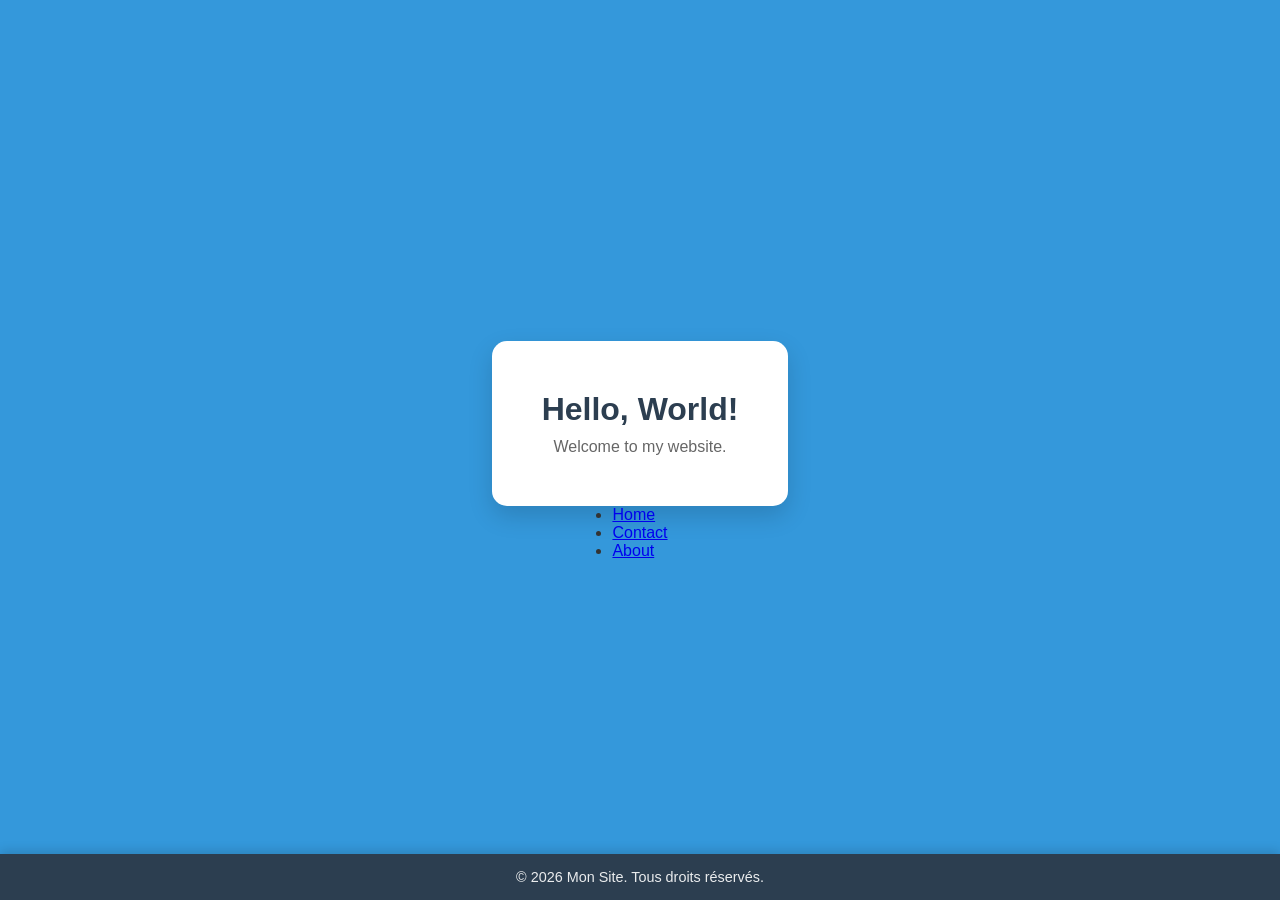
<file: index.html>
<!DOCTYPE html>
<html lang="en">
<head>
    <meta charset="UTF-8">
    <meta name="viewport" content="width=device-width, initial-scale=1.0">
    <title>TD-1</title>
    <link rel="stylesheet" href="styles.css">
</head>

<body>
    <header>
        <h1>Hello, World!</h1>
        <p>Welcome to my website.</p>
    </header>

    <menu>
        <ul>
            <li><a href="index.html">Home</a></li>
            <li><a href="contact.html">Contact</a></li>
            <li><a href="about.html">About</a></li>
        </ul>
    </menu>

    <footer>
        <p>&copy; 2026 Mon Site. Tous droits réservés.</p>
    </footer>
</body>
</html>
</file>
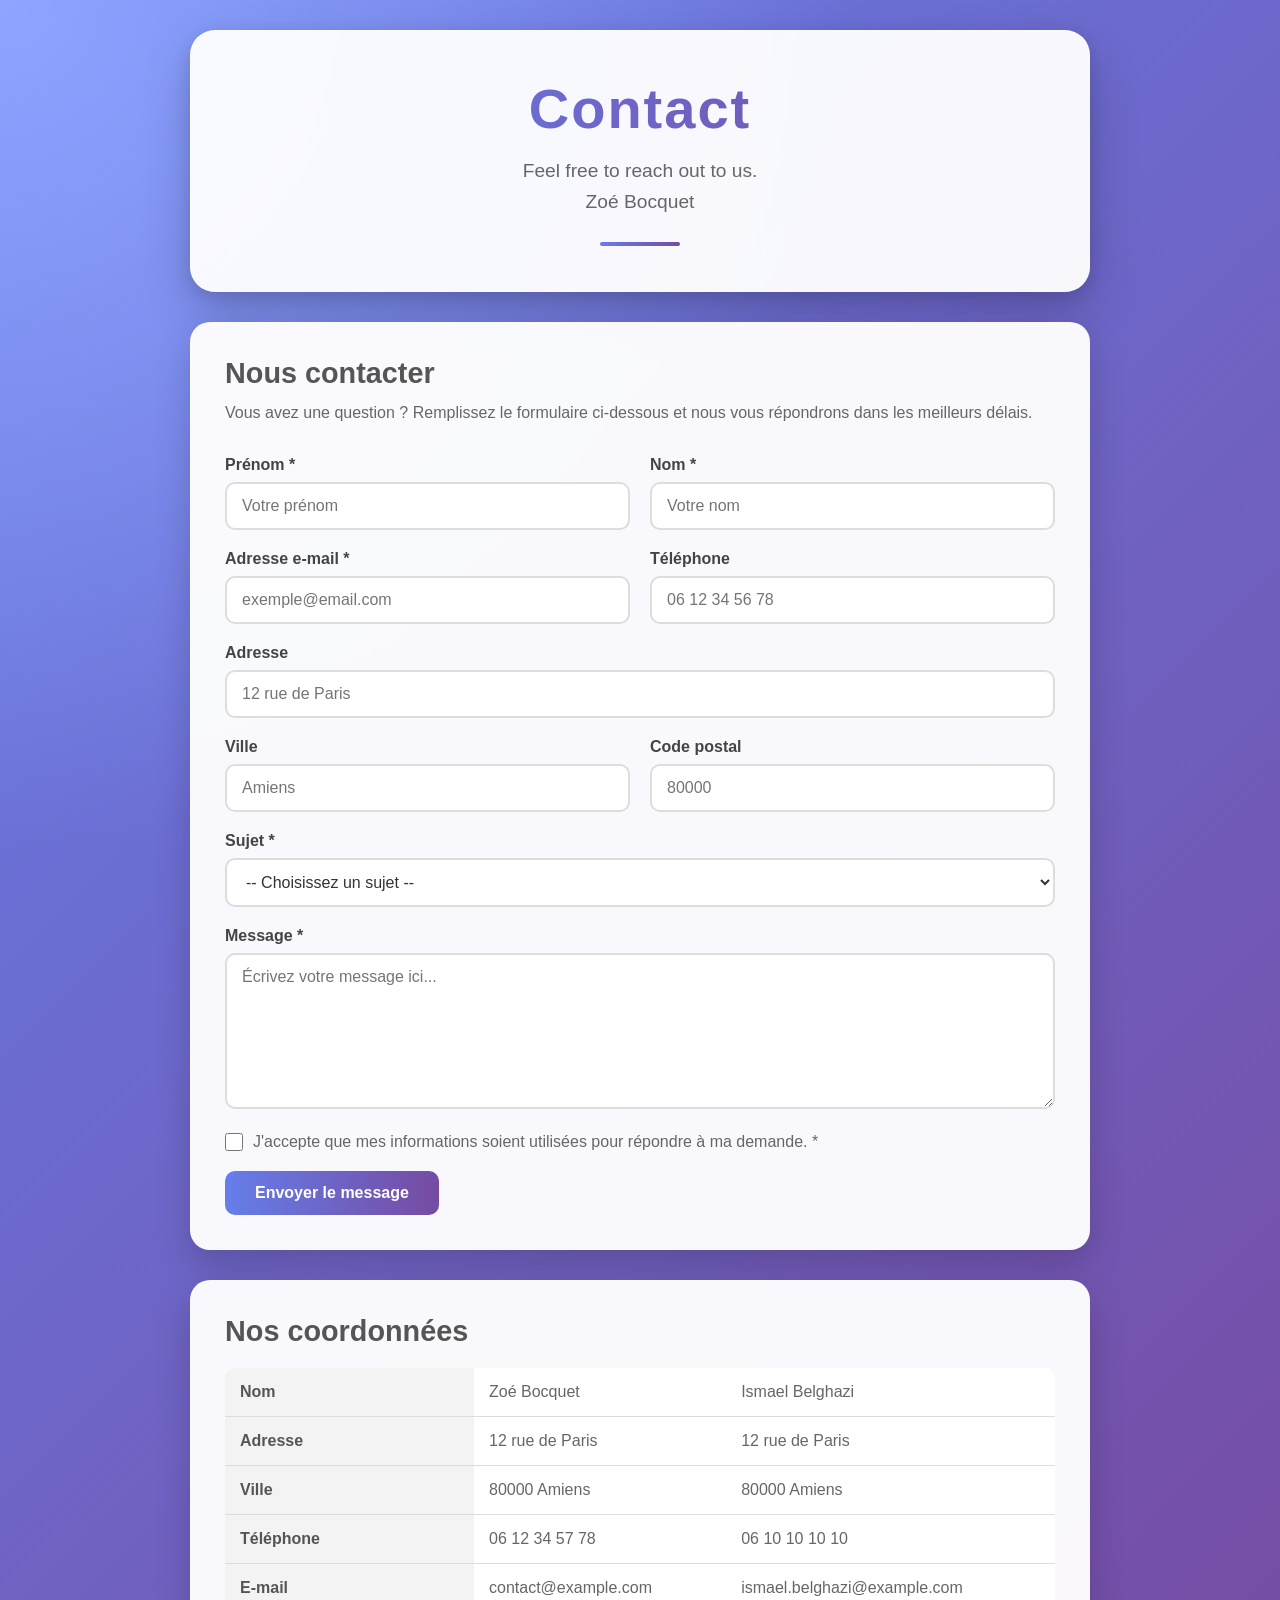
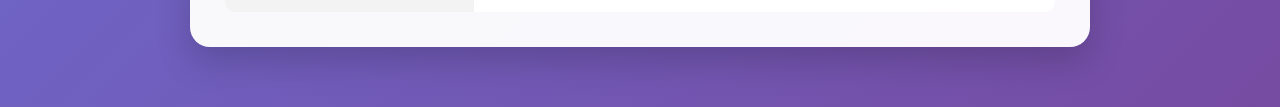
<file: contact.html>
<!DOCTYPE html>
<html lang="fr">

<head>
    <meta charset="UTF-8">
    <meta name="viewport" content="width=device-width, initial-scale=1.0">
    <title>Contact - TD-1</title>
    <link rel="stylesheet" href="ligne.css">
</head>

<body>

    <header>
        <h1 class="h1">Contact</h1>
        <p>Feel free to reach out to us.</p>
        <p>Zoé Bocquet</p>
    </header>

    <main>

        <section class="contact-container">

            <h2>Nous contacter</h2>
            <p>
                Vous avez une question ? Remplissez le formulaire ci-dessous
                et nous vous répondrons dans les meilleurs délais.
            </p>

            <form action="#" method="post">

                <div class="form-row">
                    <div class="form-group">
                        <label for="prenom">Prénom *</label>
                        <input
                            type="text"
                            id="prenom"
                            name="prenom"
                            placeholder="Votre prénom"
                            required
                        >
                    </div>

                    <div class="form-group">
                        <label for="nom">Nom *</label>
                        <input
                            type="text"
                            id="nom"
                            name="nom"
                            placeholder="Votre nom"
                            required
                        >
                    </div>
                </div>

                <div class="form-row">
                    <div class="form-group">
                        <label for="email">Adresse e-mail *</label>
                        <input
                            type="email"
                            id="email"
                            name="email"
                            placeholder="exemple@email.com"
                            required
                        >
                    </div>

                    <div class="form-group">
                        <label for="telephone">Téléphone</label>
                        <input
                            type="tel"
                            id="telephone"
                            name="telephone"
                            placeholder="06 12 34 56 78"
                        >
                    </div>
                </div>

                <div class="form-group">
                    <label for="adresse">Adresse</label>
                    <input
                        type="text"
                        id="adresse"
                        name="adresse"
                        placeholder="12 rue de Paris"
                    >
                </div>

                <div class="form-row">
                    <div class="form-group">
                        <label for="ville">Ville</label>
                        <input
                            type="text"
                            id="ville"
                            name="ville"
                            placeholder="Amiens"
                        >
                    </div>

                    <div class="form-group">
                        <label for="code-postal">Code postal</label>
                        <input
                            type="text"
                            id="code-postal"
                            name="code-postal"
                            placeholder="80000"
                        >
                    </div>
                </div>

                <div class="form-group">
                    <label for="sujet">Sujet *</label>
                    <select id="sujet" name="sujet" required>
                        <option value="">-- Choisissez un sujet --</option>
                        <option value="question">Question générale</option>
                        <option value="information">Demande d'information</option>
                        <option value="probleme">Signaler un problème</option>
                        <option value="autre">Autre</option>
                    </select>
                </div>

                <div class="form-group">
                    <label for="message">Message *</label>
                    <textarea
                        id="message"
                        name="message"
                        rows="7"
                        placeholder="Écrivez votre message ici..."
                        required
                    ></textarea>
                </div>

                <div class="form-group checkbox">
                    <input
                        type="checkbox"
                        id="confidentialite"
                        name="confidentialite"
                        required
                    >
                    <label for="confidentialite">
                        J'accepte que mes informations soient utilisées
                        pour répondre à ma demande. *
                    </label>
                </div>

                <button type="submit">Envoyer le message</button>

            </form>

        </section>

        <section class="contact-info">

            <h2>Nos coordonnées</h2>

            <table>
                <tr>
                    <th>Nom</th>
                    <td>Zoé Bocquet</td>
                    <td>Ismael Belghazi</td>
                </tr>

                <tr>
                    <th>Adresse</th>
                    <td>12 rue de Paris</td>
                    <td>12 rue de Paris</td>
                </tr>

                <tr>
                    <th>Ville</th>
                    <td>80000 Amiens</td>
                    <td>80000 Amiens</td>
                </tr>

                <tr>
                    <th>Téléphone</th>
                    <td>06 12 34 57 78</td>
                    <td>06 10 10 10 10</td>
                </tr>

                <tr>
                    <th>E-mail</th>
                    <td>contact@example.com</td>
                    <td>ismael.belghazi@example.com</td>
                </tr>
            </table>

        </section>

    </main>

</body>
</html>
</file>
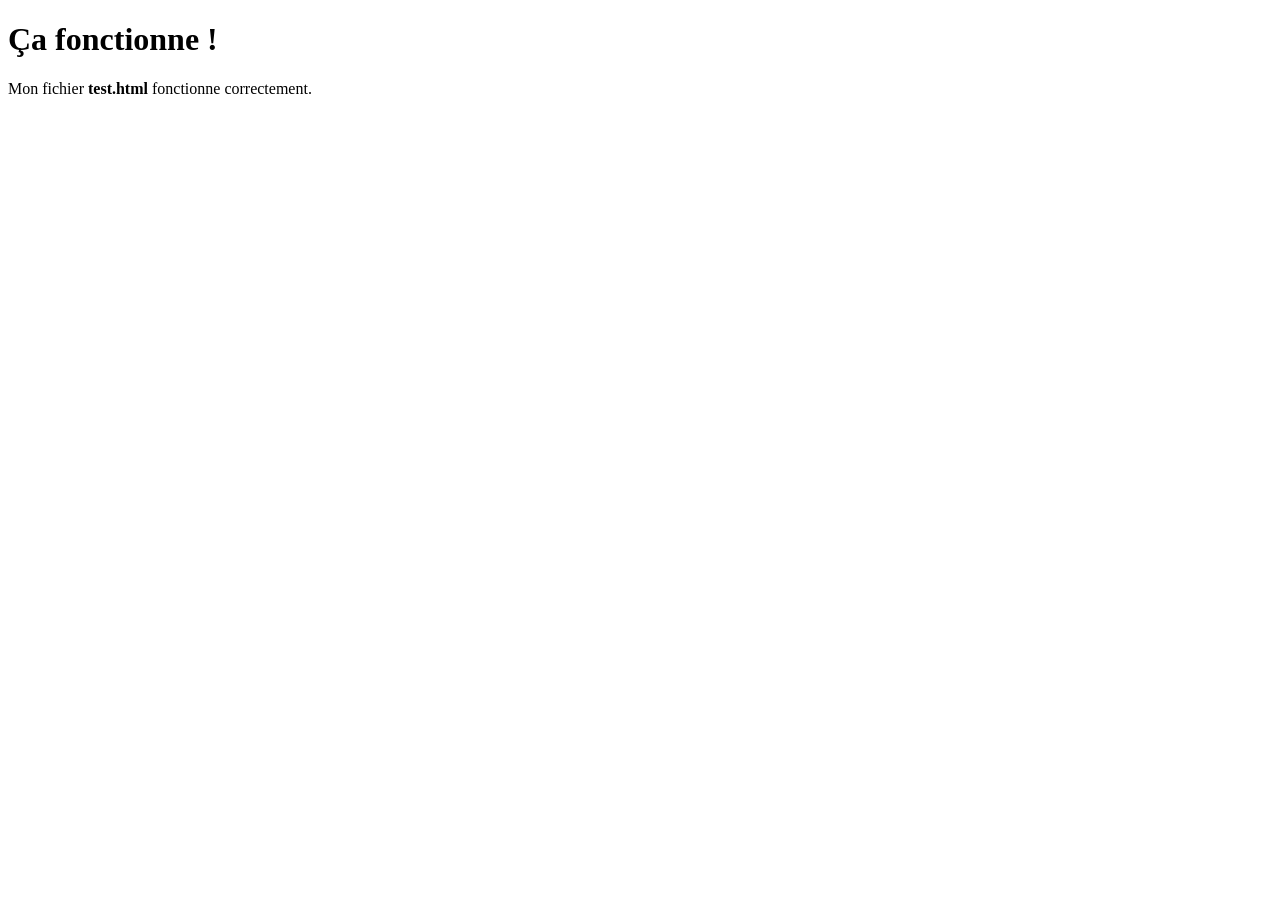
<file: test.html>
<!DOCTYPE html>
<html lang="fr">
<head>
  <meta charset="UTF-8">
  <meta name="viewport" content="width=device-width, initial-scale=1.0">
  <title>Test HTML</title>
</head>
<body>
  <h1>Ça fonctionne ! </h1>
  <p>Mon fichier <strong>test.html</strong> fonctionne correctement.</p>
</body>
</html>
</file>
<file: styles.css>
/* styles.css */

* {
    margin: 0;
    padding: 0;
    box-sizing: border-box;
}

body {
    min-height: 100vh;

    font-family: Arial, sans-serif;

    display: flex;
    flex-direction: column;
    justify-content: center;
    align-items: center;

    background: #3498db;

    color: #333;
}

header {
    text-align: center;

    padding: 50px;

    background: white;

    border-radius: 15px;

    box-shadow: 0 10px 25px rgba(0, 0, 0, 0.15);
}

header h1 {
    color: #2c3e50;
}

header p {
    margin-top: 10px;
    color: #666;
}


/* =========================
   COPYRIGHT
========================= */

footer {
    position: fixed;

    bottom: 0;
    left: 0;

    width: 100%;

    padding: 15px;

    text-align: center;

    background-color: #2c3e50;

    color: white;

    font-size: 0.9rem;

    box-shadow: 0 -3px 10px rgba(0, 0, 0, 0.15);
}

footer p {
    margin: 0;
    opacity: 0.9;
}
</file>
<file: ligne.css>
/* ligne.css */

/* =========================
   RESET
========================= */

* {
    margin: 0;
    padding: 0;
    box-sizing: border-box;
}


/* =========================
   PAGE
========================= */

body {
    min-height: 100vh;

    display: flex;
    flex-direction: column;
    align-items: center;

    padding: 30px;

    font-family: "Segoe UI", Arial, sans-serif;

    background:
        radial-gradient(circle at top left, #8fa4ff, transparent 40%),
        linear-gradient(135deg, #667eea, #764ba2);

    color: #333;
}


/* =========================
   HEADER
========================= */

header {
    width: 90%;
    max-width: 900px;

    padding: 45px 40px;

    margin-bottom: 30px;

    text-align: center;

    background: rgba(255, 255, 255, 0.95);

    border: 1px solid rgba(255, 255, 255, 0.5);
    border-radius: 25px;

    box-shadow:
        0 20px 50px rgba(0, 0, 0, 0.2),
        0 5px 15px rgba(0, 0, 0, 0.1);

    animation: apparition 0.8s ease-out;
}


/* =========================
   TITRE
========================= */

.h1 {
    margin-bottom: 15px;

    font-size: 3.5rem;
    font-weight: 700;

    background: linear-gradient(90deg, #667eea, #764ba2);
    background-clip: text;
    -webkit-background-clip: text;
    -webkit-text-fill-color: transparent;

    letter-spacing: 2px;
}


/* =========================
   TEXTE HEADER
========================= */

header p {
    font-size: 1.2rem;
    line-height: 1.6;

    color: #666;
}


/* =========================
   LIGNE DECORATIVE
========================= */

header::after {
    content: "";

    display: block;

    width: 80px;
    height: 4px;

    margin: 25px auto 0;

    background: linear-gradient(
        90deg,
        #667eea,
        #764ba2
    );

    border-radius: 10px;
}


/* =========================
   MENU
========================= */

.menu {
    width: 90%;
    max-width: 900px;

    padding: 15px 25px;

    margin-bottom: 30px;

    background: #b7e4c7;

    border: 2px solid rgba(255, 255, 255, 0.4);
    border-radius: 15px;

    box-shadow:
        0 10px 25px rgba(0, 0, 0, 0.15);

    animation: apparition 1s ease-out;
}


/* Liste */

.menu ul {
    display: flex;
    justify-content: center;
    align-items: center;

    gap: 15px;

    list-style: none;
}


/* Liens */

.menu a {
    display: block;

    padding: 10px 20px;

    color: white;

    font-size: 1rem;
    font-weight: 600;

    text-decoration: none;

    border-radius: 10px;

    transition:
        background-color 0.3s ease,
        transform 0.3s ease,
        box-shadow 0.3s ease;
}


/* Effet au survol */

.menu a:hover {
    background-color: #74c69d;

    transform: translateY(-3px);

    box-shadow:
        0 5px 12px rgba(0, 0, 0, 0.15);
}


/* =========================
   CONTENU PRINCIPAL
========================= */

main {
    width: 90%;
    max-width: 900px;
}


/* =========================
   CARTES CONTACT
========================= */

.contact-container,
.contact-info {
    width: 100%;

    padding: 35px;

    margin-bottom: 30px;

    background: rgba(255, 255, 255, 0.96);

    border-radius: 20px;

    box-shadow:
        0 15px 35px rgba(0, 0, 0, 0.18);

    animation: apparition 1s ease-out;
}


/* Titres des sections */

.contact-container h2,
.contact-info h2 {
    margin-bottom: 10px;

    font-size: 1.8rem;

    color: #555;
}


/* Texte */

.contact-container > p {
    margin-bottom: 30px;

    color: #666;

    line-height: 1.6;
}


/* =========================
   FORMULAIRE
========================= */

.form-row {
    display: flex;

    gap: 20px;
}


.form-group {
    flex: 1;

    margin-bottom: 20px;
}


/* Labels */

.form-group label {
    display: block;

    margin-bottom: 8px;

    font-weight: 600;

    color: #444;
}


/* Champs */

.form-group input,
.form-group select,
.form-group textarea {
    width: 100%;

    padding: 13px 15px;

    font-family: "Segoe UI", Arial, sans-serif;
    font-size: 1rem;

    color: #333;

    background: #fff;

    border: 2px solid #ddd;
    border-radius: 10px;

    transition:
        border-color 0.3s ease,
        box-shadow 0.3s ease;
}


/* Focus */

.form-group input:focus,
.form-group select:focus,
.form-group textarea:focus {
    outline: none;

    border-color: #667eea;

    box-shadow:
        0 0 0 3px rgba(102, 126, 234, 0.15);
}


/* Textarea */

.form-group textarea {
    resize: vertical;

    min-height: 150px;
}


/* =========================
   CHECKBOX
========================= */

.checkbox {
    display: flex;

    align-items: center;

    gap: 10px;
}


.checkbox input {
    width: 18px;
    height: 18px;

    accent-color: #667eea;

    cursor: pointer;
}


.checkbox label {
    margin: 0;

    font-weight: normal;

    color: #666;

    cursor: pointer;
}


/* =========================
   BOUTON
========================= */

button[type="submit"] {
    padding: 13px 30px;

    color: white;

    font-family: "Segoe UI", Arial, sans-serif;
    font-size: 1rem;
    font-weight: 600;

    background: linear-gradient(
        90deg,
        #667eea,
        #764ba2
    );

    border: none;
    border-radius: 10px;

    cursor: pointer;

    transition:
        transform 0.3s ease,
        box-shadow 0.3s ease;
}


button[type="submit"]:hover {
    transform: translateY(-3px);

    box-shadow:
        0 8px 20px rgba(102, 126, 234, 0.4);
}


/* =========================
   TABLEAU
========================= */

.contact-info table {
    width: 100%;

    margin-top: 20px;

    border-collapse: collapse;

    overflow: hidden;

    border-radius: 10px;
}


.contact-info th,
.contact-info td {
    padding: 15px;

    text-align: left;

    border-bottom: 1px solid #ddd;
}


.contact-info th {
    width: 30%;

    color: #555;

    background: #f3f3f3;

    font-weight: 600;
}


.contact-info td {
    color: #666;

    background: white;
}


.contact-info tr:last-child th,
.contact-info tr:last-child td {
    border-bottom: none;
}


/* =========================
   ANIMATION
========================= */

@keyframes apparition {

    from {
        opacity: 0;
        transform: translateY(30px);
    }

    to {
        opacity: 1;
        transform: translateY(0);
    }
}


/* =========================
   RESPONSIVE
========================= */

@media (max-width: 600px) {

    body {
        padding: 20px;
    }

    header {
        width: 100%;

        padding: 40px 20px;
    }

    .h1 {
        font-size: 2.7rem;
    }

    header p {
        font-size: 1rem;
    }

    .menu {
        width: 100%;
    }

    .menu ul {
        flex-direction: column;

        gap: 5px;
    }

    .menu a {
        width: 180px;

        text-align: center;
    }

    main {
        width: 100%;
    }

    .contact-container,
    .contact-info {
        padding: 25px 20px;
    }

    .form-row {
        flex-direction: column;

        gap: 0;
    }

    .contact-info {
        overflow-x: auto;
    }

    .contact-info table {
        min-width: 500px;
    }
}
</file>
